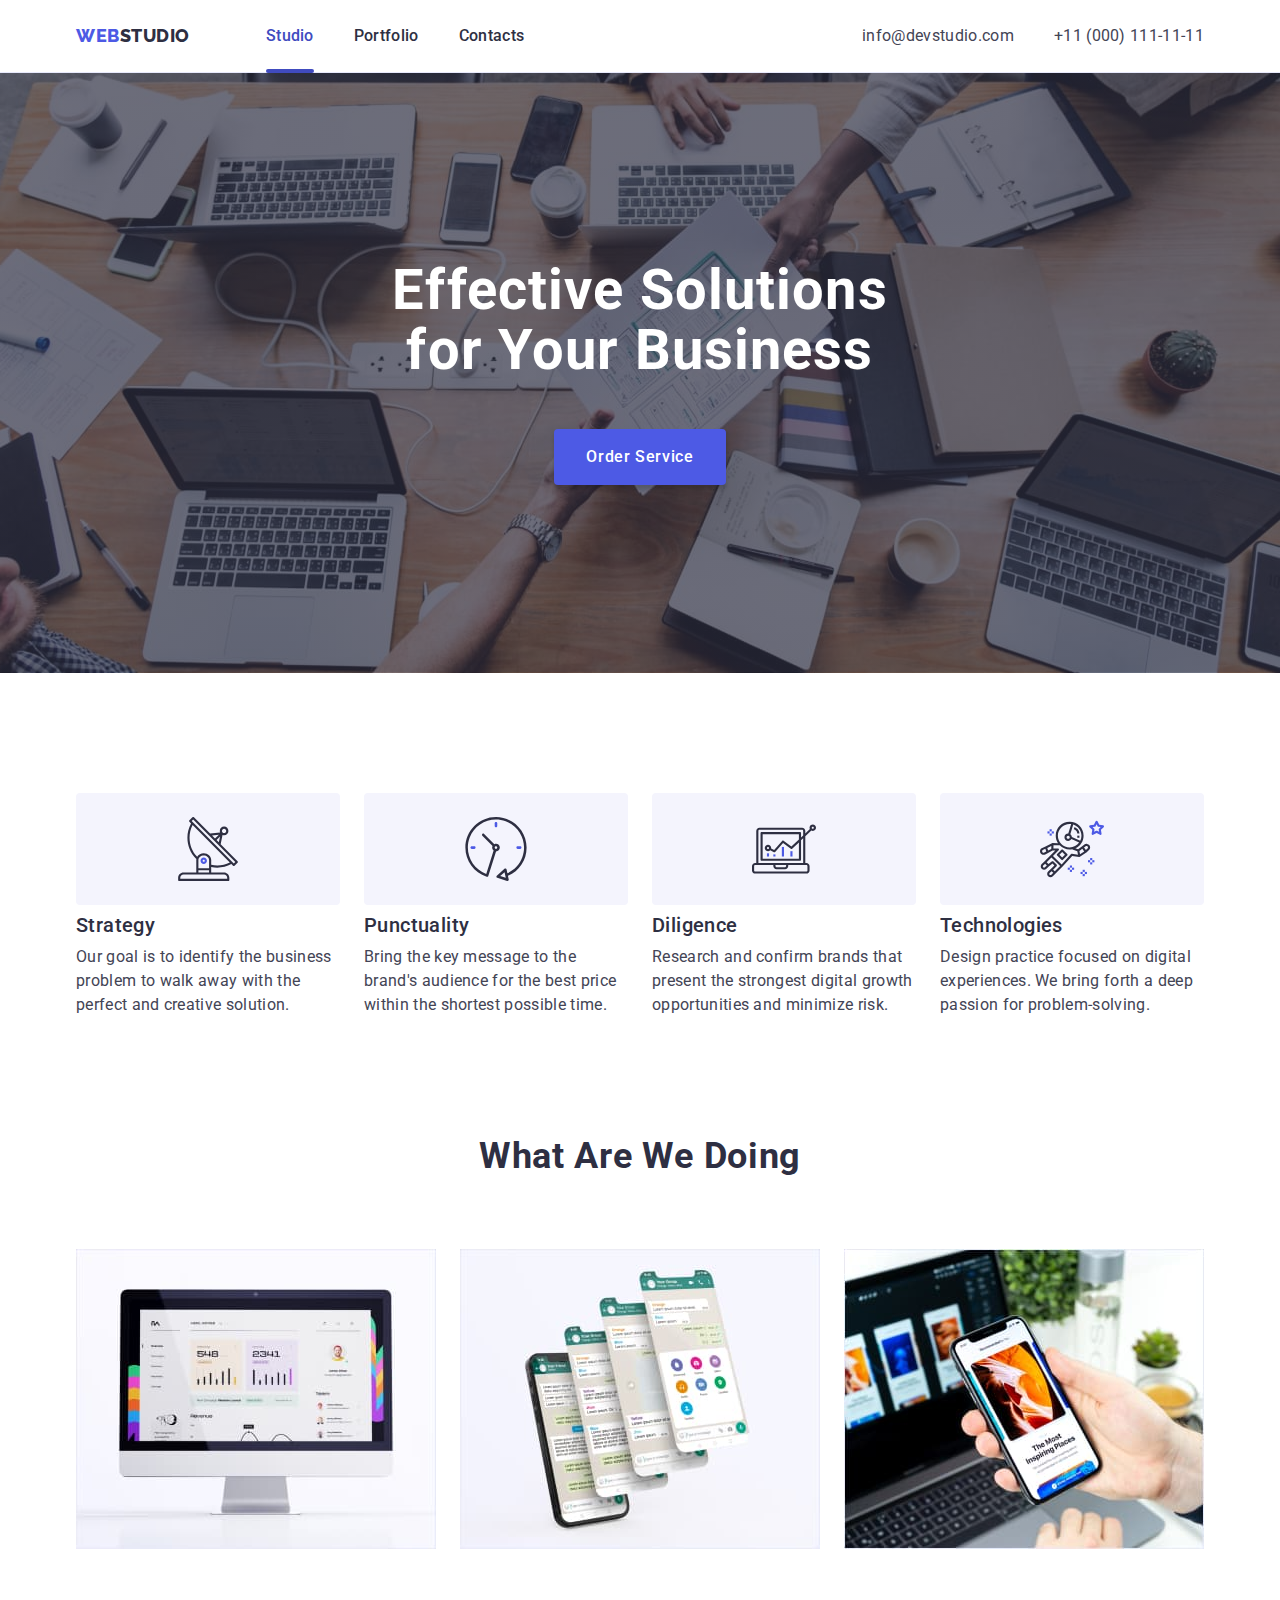
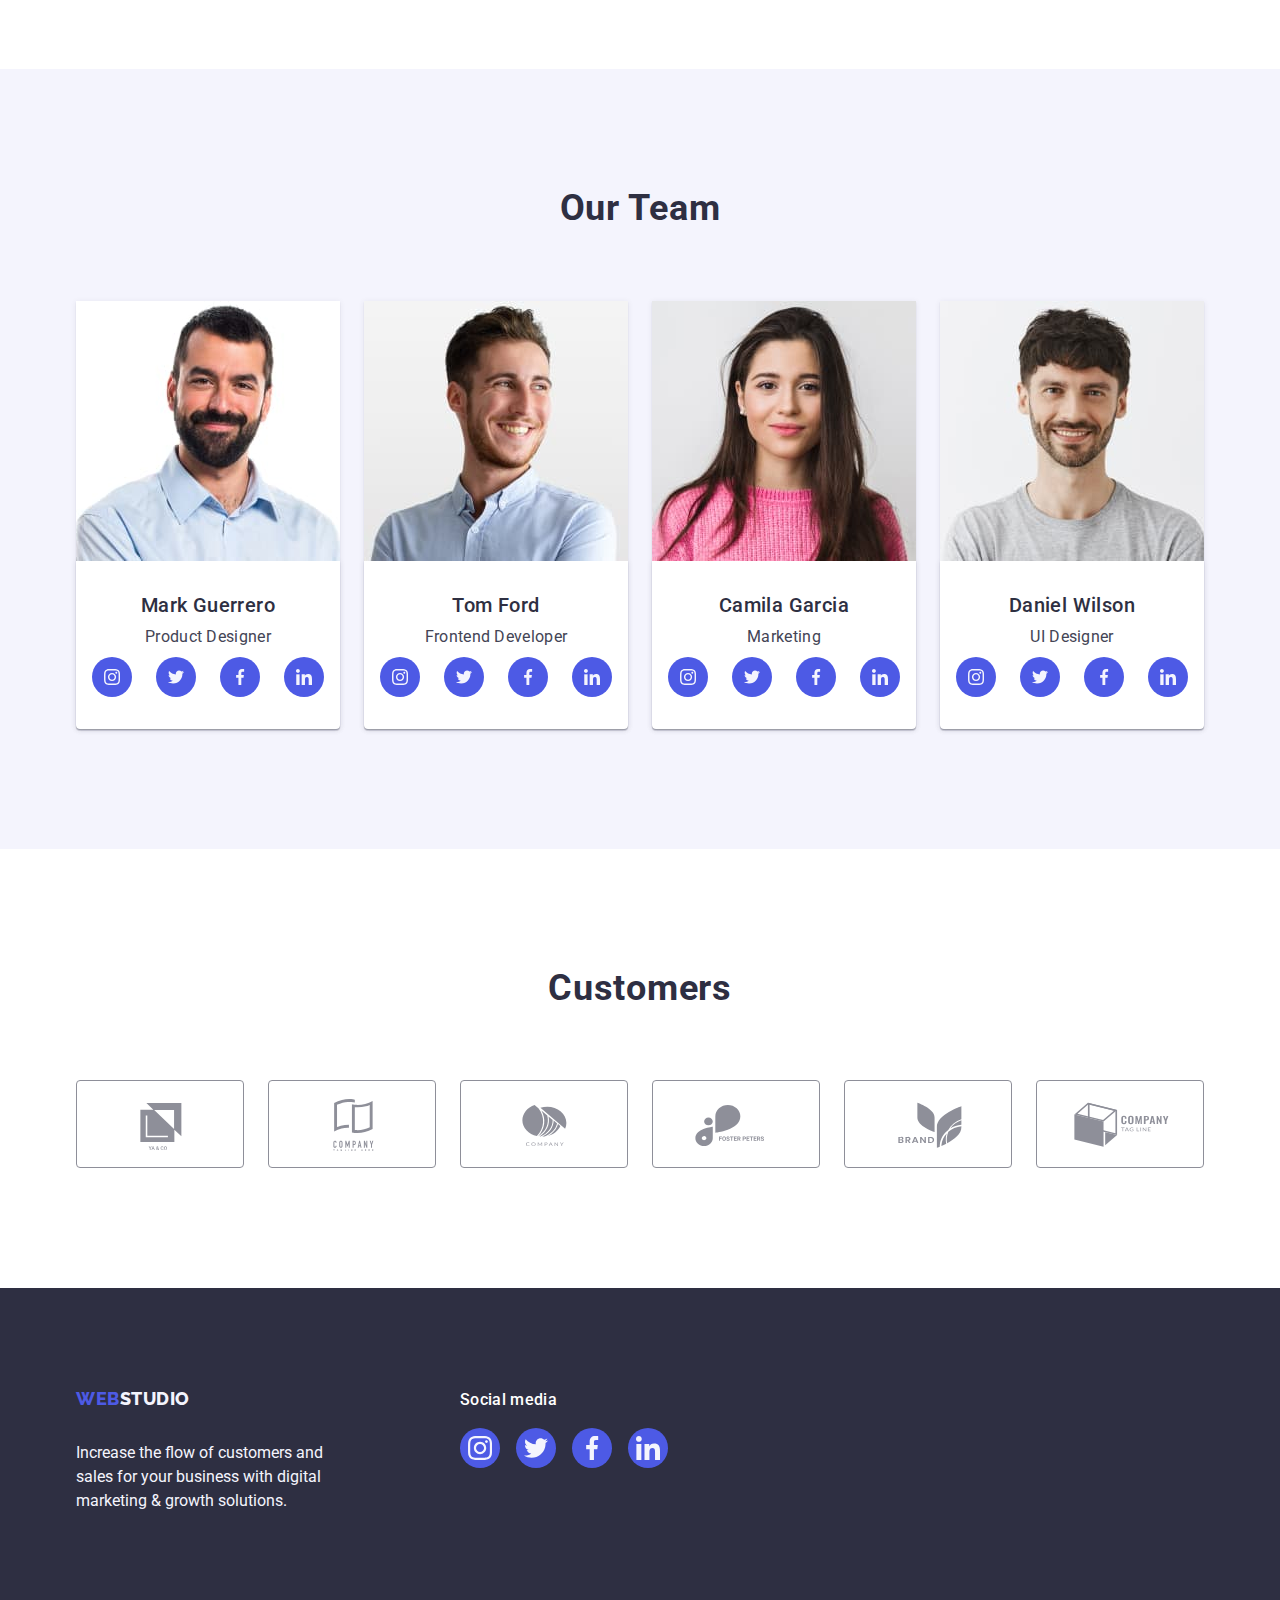
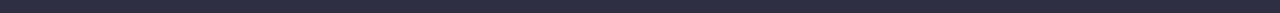
<file: index.html>
<!DOCTYPE html>
<html lang="en">
  <head>
    <meta charset="UTF-8" />
    <meta http-equiv="X-UA-Compatible" content="IE=edge" />
    <meta name="viewport" content="width=device-width, initial-scale=1.0" />
    <title>WebStudio</title>
    <link rel="preconnect" href="https://fonts.googleapis.com" />
    <link rel="preconnect" href="https://fonts.gstatic.com" crossorigin />
    <link
      href="https://fonts.googleapis.com/css2?family=Roboto:wght@400;500;700&display=swap"
      rel="stylesheet"
    />
    <link rel="preconnect" href="https://fonts.googleapis.com" />
    <link rel="preconnect" href="https://fonts.gstatic.com" crossorigin />
    <link
      href="https://fonts.googleapis.com/css2?family=Raleway:wght@100;200;300;400;500;600;700;800;900&family=Roboto:wght@400;500;700&display=swap"
      rel="stylesheet"
    />
    <link
      rel="stylesheet"
      href="https://cdnjs.cloudflare.com/ajax/libs/modern-normalize/1.1.0/modern-normalize.min.css"
    />
    <link rel="stylesheet" href="./css/styles.css" />
  </head>

  <!--Header-->
  <body>
    <header class="pages-header">
      <div class="container site-nav">
        <nav class="site-nav">
          <a href="./index.html" class="logo link"
            >Web<span class="studio">Studio</span></a
          >
          <ul class="list navigation">
            <li class="item">
              <a href="./index.html" class="link-nav current link">Studio</a>
            </li>
            <li class="item">
              <a href="./portfolio.html" class="link-nav link">Portfolio</a>
            </li>
            <li class="item"><a href="" class="link-nav link">Contacts</a></li>
          </ul>
        </nav>
        <address class="adrs">
          <ul class="list">
            <li class="item">
              <a href="mailto:info@devstudio.com" class="link-adrs link"
                >info@devstudio.com</a
              >
            </li>
            <li class="item">
              <a href="tel:+110001111111" class="link-adrs link"
                >+11 (000) 111-11-11</a
              >
            </li>
          </ul>
        </address>
      </div>
    </header>

    <!--Main-->

    <main>
      <!--Hero image-->

      <section class="hero">
        <div class="container">
          <h1 class="hero-title">Effective Solutions for Your Business</h1>
          <button type="button" class="btn" data-modal-open>
            Order Service
          </button>
        </div>
      </section>

      <!--Section 1-->

      <section class="section-adv">
        <div class="container">
          <h2 class="advantages" hidden>No content</h2>
          <ul class="list list-adv">
            <li class="items-adv">
              <div class="icons-adv">
                <svg class="adv-icon" width="64" height="64">
                  <use href="./images/icons.svg#icon-antenna"></use>
                </svg>
              </div>
              <h3 class="header-three">Strategy</h3>
              <p class="text">
                Our goal is to identify the business problem to walk away with
                the perfect and creative solution.
              </p>
            </li>
            <li class="items-adv">
              <div class="icons-adv">
                <svg class="adv-icon" width="64" height="64">
                  <use href="./images/icons.svg#icon-clock"></use>
                </svg>
              </div>
              <h3 class="header-three">Punctuality</h3>
              <p class="text">
                Bring the key message to the brand's audience for the best price
                within the shortest possible time.
              </p>
            </li>
            <li class="items-adv">
              <div class="icons-adv">
                <svg class="adv-icon" width="64" height="64">
                  <use href="./images/icons.svg#icon-diagram"></use>
                </svg>
              </div>
              <h3 class="header-three">Diligence</h3>
              <p class="text">
                Research and confirm brands that present the strongest digital
                growth opportunities and minimize risk.
              </p>
            </li>
            <li class="items-adv">
              <div class="icons-adv">
                <svg class="adv-icon" width="64" height="64">
                  <use href="./images/icons.svg#icon-astronaut"></use>
                </svg>
              </div>
              <h3 class="header-three">Technologies</h3>
              <p class="text">
                Design practice focused on digital experiences. We bring forth a
                deep passion for problem-solving.
              </p>
            </li>
          </ul>
        </div>
      </section>

      <!--Section 2 What Are We Doing-->

      <section class="section-about">
        <div class="container">
          <h2 class="header-two head-about">What are we doing</h2>
          <ul class="list list-about">
            <li class="item-about">
              <img
                src="./images/rectangle71.jpg"
                alt="what are we doing"
                width="360"
                height="300"
              />
            </li>
            <li class="item-about">
              <img
                src="./images/rectangle712.jpg"
                alt="what are we doing"
                width="360"
                height="300"
              />
            </li>
            <li class="item-about">
              <img
                src="./images/rectangle713.jpg"
                alt="what are we doing"
                width="360"
                height="300"
              />
            </li>
          </ul>
        </div>
      </section>

      <!--Section 3 Our team-->

      <section class="section-team">
        <div class="container">
          <h2 class="header-two head-team">Our Team</h2>
          <ul class="list-team">
            <li class="list-point">
              <img src="./images/img1.jpg" alt="man" width="264" height="260" />
              <div class="style-text">
                <h3 class="header-three head-team-mrg">Mark Guerrero</h3>
                <p class="text">Product Designer</p>
                <ul class="social-med">
                  <li class="social-team">
                    <a href="" class="social-bg">
                      <svg class="social-icon" width="16" height="16">
                        <use href="./images/icons.svg#icon-instagram"></use>
                      </svg>
                    </a>
                  </li>
                  <li class="social-team">
                    <a href="" class="social-bg">
                      <svg class="social-icon" width="16" height="16">
                        <use href="./images/icons.svg#icon-twitter"></use>
                      </svg>
                    </a>
                  </li>
                  <li class="social-team">
                    <a href="" class="social-bg">
                      <svg class="social-icon" width="16" height="16">
                        <use href="./images/icons.svg#icon-facebook"></use>
                      </svg>
                    </a>
                  </li>
                  <li class="social-team">
                    <a href="" class="social-bg">
                      <svg class="social-icon" width="16" height="16">
                        <use href="./images/icons.svg#icon-linkedin"></use>
                      </svg>
                    </a>
                  </li>
                </ul>
              </div>
            </li>
            <li class="list-point">
              <img src="./images/img2.jpg" alt="man" width="264" height="260" />
              <div class="style-text">
                <h3 class="header-three head-team-mrg">Tom Ford</h3>
                <p class="text">Frontend Developer</p>
                <ul class="social-med">
                  <li class="social-team">
                    <a href="" class="social-bg">
                      <svg class="social-icon" width="16" height="16">
                        <use href="./images/icons.svg#icon-instagram"></use>
                      </svg>
                    </a>
                  </li>
                  <li class="social-team">
                    <a href="" class="social-bg">
                      <svg class="social-icon" width="16" height="16">
                        <use href="./images/icons.svg#icon-twitter"></use>
                      </svg>
                    </a>
                  </li>
                  <li class="social-team">
                    <a href="" class="social-bg">
                      <svg class="social-icon" width="16" height="16">
                        <use href="./images/icons.svg#icon-facebook"></use>
                      </svg>
                    </a>
                  </li>
                  <li class="social-team">
                    <a href="" class="social-bg">
                      <svg class="social-icon" width="16" height="16">
                        <use href="./images/icons.svg#icon-linkedin"></use>
                      </svg>
                    </a>
                  </li>
                </ul>
              </div>
            </li>
            <li class="list-point">
              <img
                src="./images/img3.jpg"
                alt="woman"
                width="264"
                height="260"
              />
              <div class="style-text">
                <h3 class="header-three head-team-mrg">Camila Garcia</h3>
                <p class="text">Marketing</p>
                <ul class="social-med">
                  <li class="social-team">
                    <a href="" class="social-bg">
                      <svg class="social-icon" width="16" height="16">
                        <use href="./images/icons.svg#icon-instagram"></use>
                      </svg>
                    </a>
                  </li>
                  <li class="social-team">
                    <a href="" class="social-bg">
                      <svg class="social-icon" width="16" height="16">
                        <use href="./images/icons.svg#icon-twitter"></use>
                      </svg>
                    </a>
                  </li>
                  <li class="social-team">
                    <a href="" class="social-bg">
                      <svg class="social-icon" width="16" height="16">
                        <use href="./images/icons.svg#icon-facebook"></use>
                      </svg>
                    </a>
                  </li>
                  <li class="social-team">
                    <a href="" class="social-bg">
                      <svg class="social-icon" width="16" height="16">
                        <use href="./images/icons.svg#icon-linkedin"></use>
                      </svg>
                    </a>
                  </li>
                </ul>
              </div>
            </li>
            <li class="list-point">
              <img src="./images/img4.jpg" alt="man" width="264" height="260" />
              <div class="style-text">
                <h3 class="header-three head-team-mrg">Daniel Wilson</h3>
                <p class="text">UI Designer</p>
                <ul class="social-med">
                  <li class="social-team">
                    <a href="" class="social-bg">
                      <svg class="social-icon" width="16" height="16">
                        <use href="./images/icons.svg#icon-instagram"></use>
                      </svg>
                    </a>
                  </li>
                  <li class="social-team">
                    <a href="" class="social-bg">
                      <svg class="social-icon" width="16" height="16">
                        <use href="./images/icons.svg#icon-twitter"></use>
                      </svg>
                    </a>
                  </li>
                  <li class="social-team">
                    <a href="" class="social-bg">
                      <svg class="social-icon" width="16" height="16">
                        <use href="./images/icons.svg#icon-facebook"></use>
                      </svg>
                    </a>
                  </li>
                  <li class="social-team">
                    <a href="" class="social-bg">
                      <svg class="social-icon" width="16" height="16">
                        <use href="./images/icons.svg#icon-linkedin"></use>
                      </svg>
                    </a>
                  </li>
                </ul>
              </div>
            </li>
          </ul>
        </div>
      </section>

      <!--Section customers-->

      <section class="section-customers">
        <div class="container">
          <h2 class="header-two head-cust">Customers</h2>
          <ul class="list list-cust">
            <li class="custom-items">
              <a href="" class="cust-item">
                <svg class="icon-cust" width="104" height="56">
                  <use href="./images/icons.svg#icon-Logo"></use>
                </svg>
              </a>
            </li>
            <li class="custom-items">
              <a href="" class="cust-item">
                <svg class="icon-cust" width="104" height="56">
                  <use href="./images/icons.svg#icon-Logo2"></use>
                </svg>
              </a>
            </li>
            <li class="custom-items">
              <a href="" class="cust-item">
                <svg class="icon-cust" width="104" height="56">
                  <use href="./images/icons.svg#icon-Logo3"></use>
                </svg>
              </a>
            </li>
            <li class="custom-items">
              <a href="" class="cust-item">
                <svg class="icon-cust" width="104" height="56">
                  <use href="./images/icons.svg#icon-Logo4"></use>
                </svg>
              </a>
            </li>
            <li class="custom-items">
              <a href="" class="cust-item">
                <svg class="icon-cust" width="104" height="56">
                  <use href="./images/icons.svg#icon-Logo5"></use>
                </svg>
              </a>
            </li>
            <li class="custom-items">
              <a href="" class="cust-item">
                <svg class="icon-cust" width="104" height="56">
                  <use href="./images/icons.svg#icon-Logo6"></use>
                </svg>
              </a>
            </li>
          </ul>
        </div>
      </section>
    </main>

    <!--Footer-->

    <footer class="foot">
      <div class="container foot-social">
        <div class="cont-foot">
          <a href="./index.html" class="logo logo-foot link"
            >Web<span class="studio-footer">Studio</span></a
          >
          <p class="text-footer">
            Increase the flow of customers and sales for your business with
            digital marketing & growth solutions.
          </p>
        </div>
        <div>
          <p class="foot-social-title">Social media</p>
          <ul class="social-med-foot">
            <li class="icons-items-foot">
              <a href="" class="social-bg-foot">
                <svg class="social-icon" width="24" height="24">
                  <use href="./images/icons.svg#icon-instagram"></use>
                </svg>
              </a>
            </li>
            <li class="icons-items-foot">
              <a href="" class="social-bg-foot">
                <svg class="social-icon" width="24" height="24">
                  <use href="./images/icons.svg#icon-twitter"></use>
                </svg>
              </a>
            </li>
            <li class="icons-items-foot">
              <a href="" class="social-bg-foot">
                <svg class="social-icon" width="24" height="24">
                  <use href="./images/icons.svg#icon-facebook"></use>
                </svg>
              </a>
            </li>
            <li class="icons-items-foot">
              <a href="" class="social-bg-foot">
                <svg class="social-icon" width="24" height="24">
                  <use href="./images/icons.svg#icon-linkedin"></use>
                </svg>
              </a>
            </li>
          </ul>
        </div>
      </div>
    </footer>

    <!--Modal-->

    <div class="backdrop is-hidden" data-modal>
      <div class="modal">
        <button class="btn-cls" data-modal-close>
          <svg class="modal-svg-cls" width="8" height="8">
            <use href="./images/icons.svg#icon-close"></use>
          </svg>
        </button>
      </div>
    </div>
    <script src="./js/modal.js"></script>
  </body>
</html>
</file>
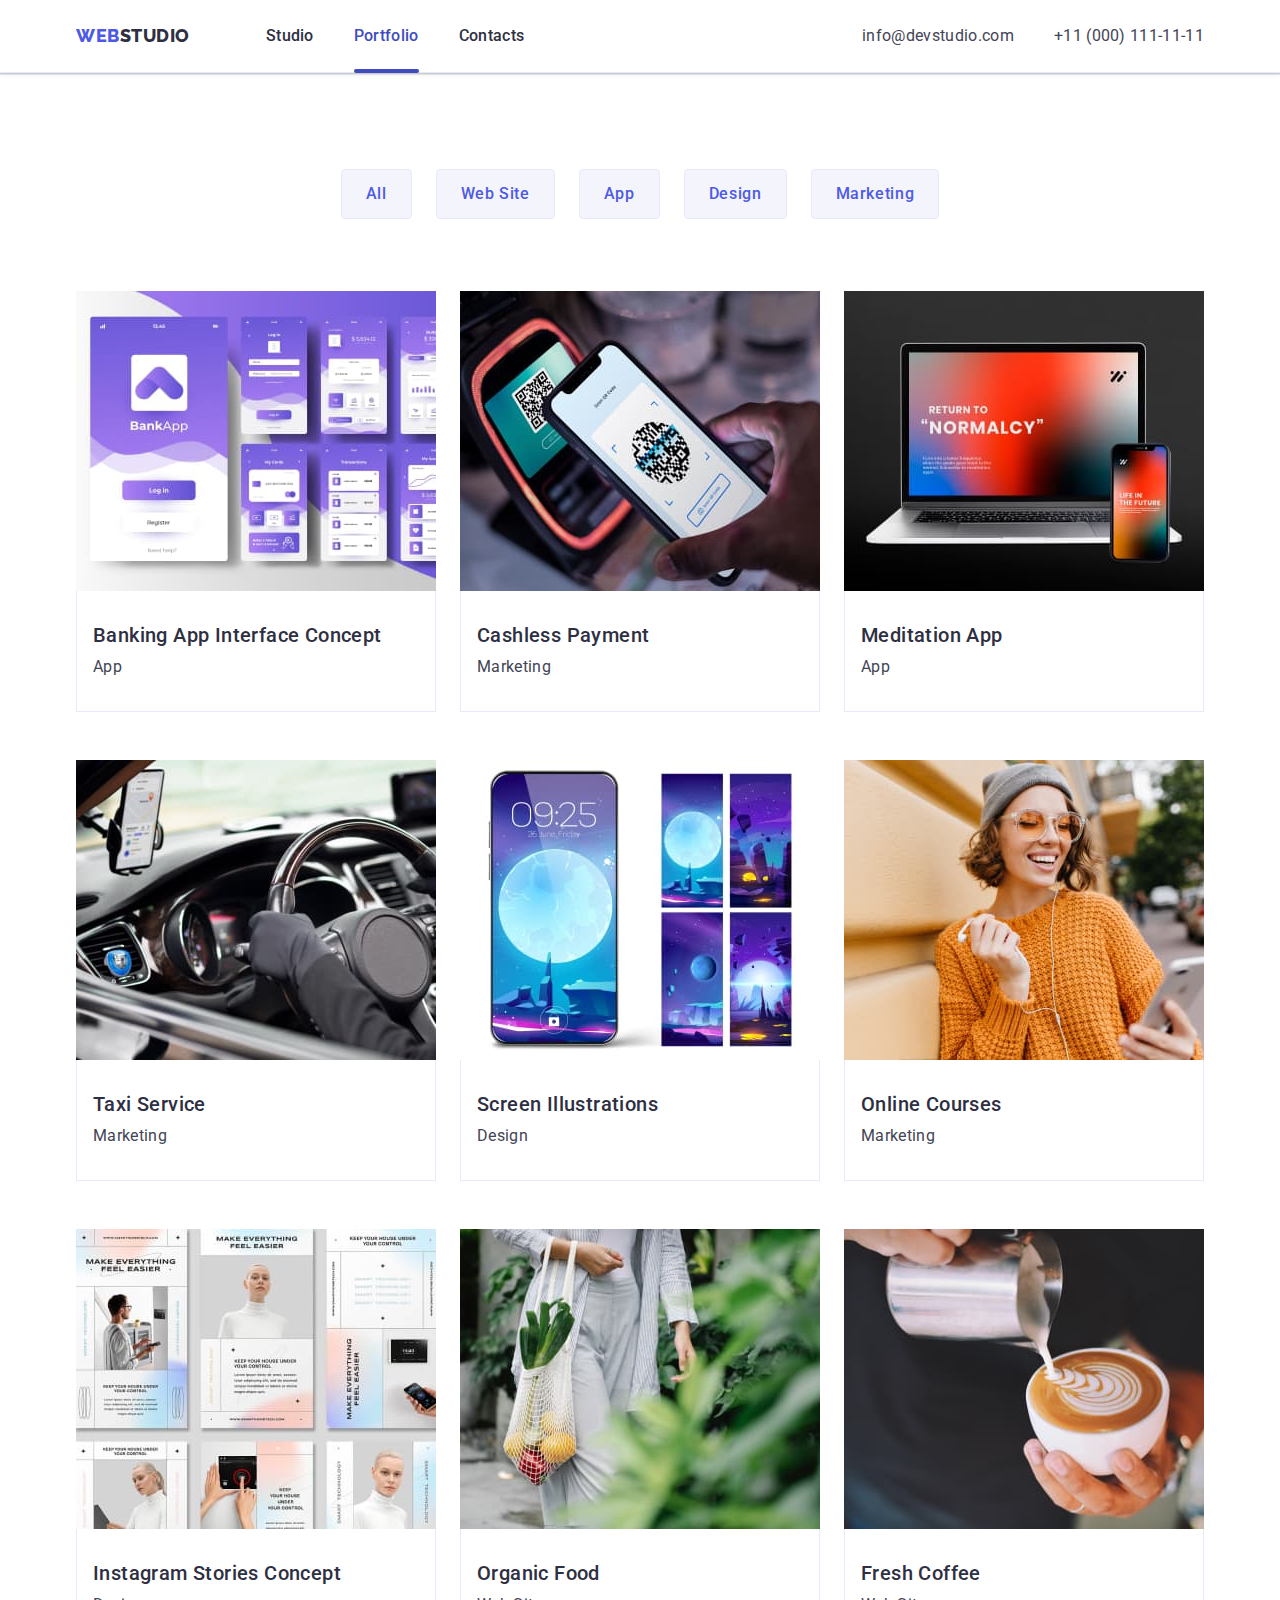
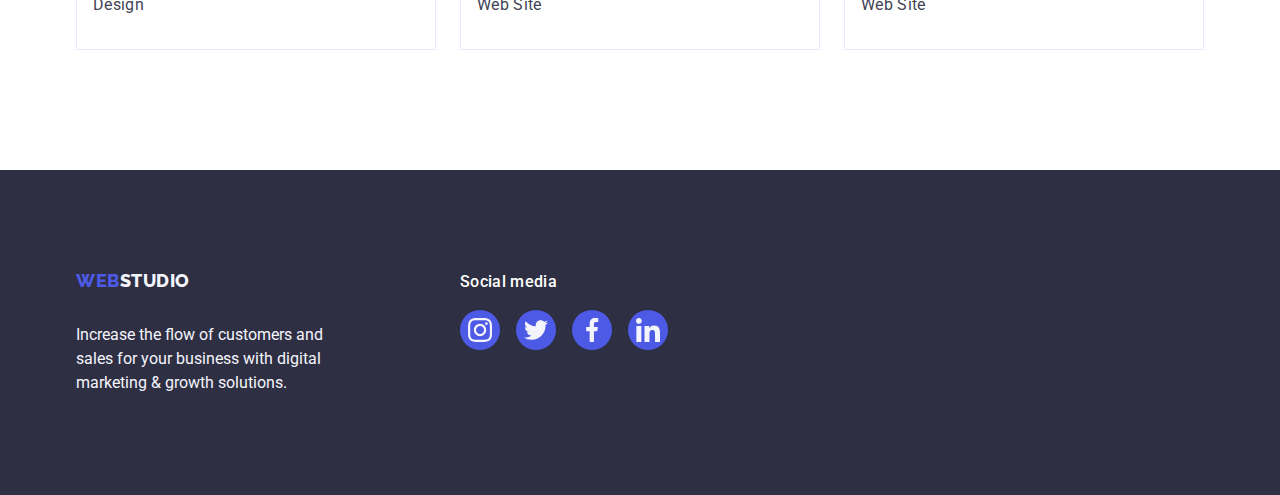
<file: portfolio.html>
<!DOCTYPE html>
<html lang="en">
  <head>
    <meta charset="UTF-8" />
    <meta http-equiv="X-UA-Compatible" content="IE=edge" />
    <meta name="viewport" content="width=device-width, initial-scale=1.0" />
    <title>portfolio</title>
    <link rel="preconnect" href="https://fonts.googleapis.com" />
    <link rel="preconnect" href="https://fonts.gstatic.com" crossorigin />
    <link
      href="https://fonts.googleapis.com/css2?family=Roboto:wght@400;500;700&display=swap"
      rel="stylesheet"
    />
    <link rel="preconnect" href="https://fonts.googleapis.com" />
    <link rel="preconnect" href="https://fonts.gstatic.com" crossorigin />
    <link
      href="https://fonts.googleapis.com/css2?family=Raleway:wght@100;200;300;400;500;600;700;800;900&family=Roboto:wght@400;500;700&display=swap"
      rel="stylesheet"
    />
    <link
      rel="stylesheet"
      href="https://cdnjs.cloudflare.com/ajax/libs/modern-normalize/1.1.0/modern-normalize.min.css"
    />
    <link rel="stylesheet" href="./css/styles.css" />
  </head>

  <!--Header-->

  <body>
    <header class="pages-header">
      <div class="container site-nav">
        <nav class="site-nav">
          <a href="./index.html" class="logo link"
            >Web<span class="studio">Studio</span></a
          >
          <ul class="list navigation">
            <li class="item">
              <a href="./index.html" class="link-nav link">Studio</a>
            </li>
            <li class="item">
              <a href="./portfolio.html" class="link-nav current link"
                >Portfolio</a
              >
            </li>
            <li class="item"><a href="" class="link-nav link">Contacts</a></li>
          </ul>
        </nav>
        <address class="adrs">
          <ul class="list">
            <li class="item">
              <a href="mailto:info@devstudio.com" class="link-adrs link"
                >info@devstudio.com</a
              >
            </li>
            <li class="item">
              <a href="tel:+110001111111" class="link-adrs link"
                >+11 (000) 111-11-11</a
              >
            </li>
          </ul>
        </address>
      </div>
    </header>

    <!--Main-->

    <main>
      <section class="section-port">
        <div class="container">
          <h1 hidden>hidden</h1>
          <ul class="list list-prtf">
            <li><button class="btn-portfolio" type="button">All</button></li>
            <li>
              <button class="btn-portfolio" type="button">Web Site</button>
            </li>
            <li><button class="btn-portfolio" type="button">App</button></li>
            <li><button class="btn-portfolio" type="button">Design</button></li>
            <li>
              <button class="btn-portfolio" type="button">Marketing</button>
            </li>
          </ul>
          <ul class="list list-prtf-li">
            <li class="item-prtf">
              <a href="" class="link shadow">
                <div class="img-hover">
                  <img
                    src="./images/bankingappinterfaceconcept.jpg"
                    alt="banking app interface concept"
                    width="360"
                    height="300"
                  />
                  <div class="text-img">
                    <p>
                      14 Stylish and User-Friendly App Design Concepts · Task
                      Manager App · Calorie Tracker App · Exotic Fruit Ecommerce
                      App · Cloud Storage App
                    </p>
                  </div>
                </div>

                <div class="text-prtf">
                  <h2 class="header-portf head-style">
                    Banking App Interface Concept
                  </h2>
                  <p class="text">App</p>
                </div>
              </a>
            </li>
            <li class="item-prtf">
              <a href="" class="link shadow">
                <div class="img-hover">
                  <img
                    src="./images/cashlesspayment.jpg"
                    alt="cashless payment"
                    width="360"
                    height="300"
                  />
                  <div class="text-img">
                    <p>
                      14 Stylish and User-Friendly App Design Concepts · Task
                      Manager App · Calorie Tracker App · Exotic Fruit Ecommerce
                      App · Cloud Storage App
                    </p>
                  </div>
                </div>

                <div class="text-prtf">
                  <h2 class="header-portf head-style">Cashless Payment</h2>
                  <p class="text">Marketing</p>
                </div>
              </a>
            </li>
            <li class="item-prtf">
              <a href="" class="link shadow">
                <div class="img-hover">
                  <img
                    src="./images/meditationapp.jpg"
                    alt="meditaion app"
                    width="360"
                    height="300"
                  />
                  <div class="text-img">
                    <p>
                      14 Stylish and User-Friendly App Design Concepts · Task
                      Manager App · Calorie Tracker App · Exotic Fruit Ecommerce
                      App · Cloud Storage App
                    </p>
                  </div>
                </div>

                <div class="text-prtf">
                  <h2 class="header-portf head-style">Meditation App</h2>
                  <p class="text">App</p>
                </div>
              </a>
            </li>
            <li class="item-prtf">
              <a href="" class="link shadow">
                <div class="img-hover">
                  <img
                    src="./images/taxiservice.jpg"
                    alt="taxi service"
                    width="360"
                    height="300"
                  />
                  <div class="text-img">
                    <p>
                      14 Stylish and User-Friendly App Design Concepts · Task
                      Manager App · Calorie Tracker App · Exotic Fruit Ecommerce
                      App · Cloud Storage App
                    </p>
                  </div>
                </div>

                <div class="text-prtf">
                  <h2 class="header-portf head-style">Taxi Service</h2>
                  <p class="text">Marketing</p>
                </div>
              </a>
            </li>
            <li class="item-prtf">
              <a href="" class="link shadow">
                <div class="img-hover">
                  <img
                    src="./images/screenillustrations.jpg"
                    alt="screen illustrations"
                    width="360"
                    height="300"
                  />
                  <div class="text-img">
                    <p>
                      14 Stylish and User-Friendly App Design Concepts · Task
                      Manager App · Calorie Tracker App · Exotic Fruit Ecommerce
                      App · Cloud Storage App
                    </p>
                  </div>
                </div>

                <div class="text-prtf">
                  <h2 class="header-portf head-style">Screen Illustrations</h2>
                  <p class="text">Design</p>
                </div>
              </a>
            </li>
            <li class="item-prtf">
              <a href="" class="link shadow">
                <div class="img-hover">
                  <img
                    src="./images/onlinecourses.jpg"
                    alt="online courses"
                    width="360"
                    height="300"
                  />
                  <div class="text-img">
                    <p>
                      14 Stylish and User-Friendly App Design Concepts · Task
                      Manager App · Calorie Tracker App · Exotic Fruit Ecommerce
                      App · Cloud Storage App
                    </p>
                  </div>
                </div>

                <div class="text-prtf">
                  <h2 class="header-portf head-style">Online Courses</h2>
                  <p class="text">Marketing</p>
                </div>
              </a>
            </li>
            <li class="item-prtf">
              <a href="" class="link shadow">
                <div class="img-hover">
                  <img
                    src="./images/instagramstoriesconcept.jpg"
                    alt="instagram stories concept"
                    width="360"
                    height="300"
                  />
                  <div class="text-img">
                    <p>
                      14 Stylish and User-Friendly App Design Concepts · Task
                      Manager App · Calorie Tracker App · Exotic Fruit Ecommerce
                      App · Cloud Storage App
                    </p>
                  </div>
                </div>

                <div class="text-prtf">
                  <h2 class="header-portf head-style">
                    Instagram Stories Concept
                  </h2>
                  <p class="text">Design</p>
                </div>
              </a>
            </li>
            <li class="item-prtf">
              <a href="" class="link shadow">
                <div class="img-hover">
                  <img
                    src="./images/organicfood.jpg"
                    alt="organic food"
                    width="360"
                    height="300"
                  />
                  <div class="text-img">
                    <p>
                      14 Stylish and User-Friendly App Design Concepts · Task
                      Manager App · Calorie Tracker App · Exotic Fruit Ecommerce
                      App · Cloud Storage App
                    </p>
                  </div>
                </div>

                <div class="text-prtf">
                  <h2 class="header-portf head-style">Organic Food</h2>
                  <p class="text">Web Site</p>
                </div>
              </a>
            </li>
            <li class="item-prtf">
              <a href="" class="link shadow">
                <div class="img-hover">
                  <img
                    src="./images/freshcoffee.jpg"
                    alt="fresh coffee"
                    width="360"
                    height="300"
                  />
                  <div class="text-img">
                    <p>
                      14 Stylish and User-Friendly App Design Concepts · Task
                      Manager App · Calorie Tracker App · Exotic Fruit Ecommerce
                      App · Cloud Storage App
                    </p>
                  </div>
                </div>

                <div class="text-prtf">
                  <h2 class="header-portf head-style">Fresh Coffee</h2>
                  <p class="text">Web Site</p>
                </div>
              </a>
            </li>
          </ul>
        </div>
      </section>
    </main>

    <!--Footer-->

    <footer class="foot">
      <div class="container foot-social">
        <div class="cont-foot">
          <a href="./index.html" class="logo logo-foot link"
            >Web<span class="studio-footer">Studio</span></a
          >
          <p class="text-footer">
            Increase the flow of customers and sales for your business with
            digital marketing & growth solutions.
          </p>
        </div>
        <div>
          <p class="foot-social-title">Social media</p>
          <ul class="social-med-foot">
            <li class="icons-items-foot">
              <a href="" class="social-bg-foot">
                <svg class="social-icon" width="24" height="24">
                  <use href="./images/icons.svg#icon-instagram"></use>
                </svg>
              </a>
            </li>
            <li class="icons-items-foot">
              <a href="" class="social-bg-foot">
                <svg class="social-icon" width="24" height="24">
                  <use href="./images/icons.svg#icon-twitter"></use>
                </svg>
              </a>
            </li>
            <li class="icons-items-foot">
              <a href="" class="social-bg-foot">
                <svg class="social-icon" width="24" height="24">
                  <use href="./images/icons.svg#icon-facebook"></use>
                </svg>
              </a>
            </li>
            <li class="icons-items-foot">
              <a href="" class="social-bg-foot">
                <svg class="social-icon" width="24" height="24">
                  <use href="./images/icons.svg#icon-linkedin"></use>
                </svg>
              </a>
            </li>
          </ul>
        </div>
      </div>
    </footer>
  </body>
</html>
</file>
<file: css/styles.css>
:root {
    --iris: #4d5ae5;
    --ocean: #404bbf;
    --navy-blue: #2e2f42;
    --green: #31d0aa;
    --slate: #434455;
    --light-slate: #8e8f99;
    --cornflower: #e7e9fc;
    --cloud: #f4f4fd;
    --white: #ffffff;
    --dairy: #fcfcfc;
    --animation: transition: background-color 250ms linear, cubic-bezier(0.4, 0, 0.2, 1);
}

body {
    font-family: "Roboto", sans-serif;
    font-weight: 400;
    line-height: 1.5;
    color: var(--slate);
    background-color: var(--white);
}

h1,
h2,
h3,
h4,
h5,
h6,
p {
    margin: 0;
    padding: 0;
}

img {
    display: block;
    margin: 0;
}

.container {
    margin: 0 auto;
    width: 1158px;
    padding: 0 15px;
}

/* Logo */

.logo {
    margin-right: 76px;
    font-family: "Raleway", sans-serif;
    font-size: 18px;
    letter-spacing: 0.03em;
    font-weight: 800;
    line-height: 1.17;
    text-transform: uppercase;
    color: var(--iris);
}

.logo .studio {
    color: var(--navy-blue);
}

/* Uls */
.list {
    padding: 0;
    margin: 0;
    list-style: none;
}

/* Nav links */
.pages-header {
    display: flex;
    border-bottom: 1px solid var(--cornflower);
    box-shadow: 0px 2px 1px rgba(46, 47, 66, 0.08),
        0px 1px 1px rgba(46, 47, 66, 0.16), 0px 1px 6px rgba(46, 47, 66, 0.08);
}

.site-nav {
    display: flex;
    align-items: center;
}

.link-nav {
    position: relative;
    display: block;
    padding-top: 24px;
    padding-bottom: 24px;
    font-weight: 500;
    line-height: 1.5;
    letter-spacing: 0.02em;
    color: var(--navy-blue);
}

.site-nav .link-nav:hover,
.site-nav .link-nav:focus {
    color: var(--ocean);
}

.link-nav::after {
    content: "";
    position: absolute;
    bottom: -1px;
    left: 0;
    display: block;
    width: 100%;
    height: 4px;
    border-radius: 2px;
    transition: background-color 250ms cubic-bezier(0.4, 0, 0.2, 1);
}

.link-nav.current {
    color: var(--ocean);
}

.link-nav.current::after,
.link-nav:hover::after,
.link-nav:focus::after {
    background-color: var(--ocean);
}

.navigation {
    display: flex;
    gap: 40px;
}

.navigation .item:last-child {
    margin-right: 0;
}

/* Adress*/
.adrs {
    font-style: normal;
    margin-left: auto;
}

.adrs .list {
    display: flex;
    gap: 40px;
}

.adrs .link-adrs {
    font-weight: 400;
    line-height: 1.5;
    letter-spacing: 0.02em;
    color: var(--slate);
    transition: color 250ms cubic-bezier(0.4, 0, 0.2, 1);
}

.adrs .item:last-child {
    margin-right: 0;
}

.adrs .link-adrs:hover,
.adrs .link-adrs:focus {
    color: var(--ocean);
}

/* Main */

.hero {
    max-width: 1440px;
    margin-left: auto;
    margin-right: auto;
    padding-top: 188px;
    padding-bottom: 188px;
    background-color: var(--navy-blue);
    text-align: center;
    background-image: linear-gradient(rgba(46, 47, 66, 0.7),
            rgba(46, 47, 66, 0.7)),
        url("../images/people-office.jpg");
    background-repeat: no-repeat;
    background-size: cover;
    background-position: center;
}

.hero-title {
    margin-top: 0;
    margin-left: auto;
    margin-right: auto;
    margin-bottom: 48px;
    font-weight: 700;
    line-height: 1.07;
    font-size: 56px;
    text-align: center;
    max-width: 496px;
    letter-spacing: 0.02em;
    color: var(--white);
}

.btn {
    position: relative;
    display: block;
    margin: 0 auto;
    padding: 16px 32px;
    min-width: 169px;
    font-family: "Roboto", sans-serif;
    font-size: 16px;
    letter-spacing: 0.04em;
    font-weight: 500;
    line-height: 1.5;
    color: var(--white);
    background-color: var(--iris);
    cursor: pointer;
    border: 0;
    border-radius: 4px;
    box-shadow: 0px 4px 4px rgba(0, 0, 0, 0.15);
    text-align: center;
    transition: background-color 250ms cubic-bezier(0.4, 0, 0.2, 1);
}

.btn:hover,
.btn:focus {
    background-color: var(--ocean);
}

/* Main advantages */

.icons-adv {
    margin-bottom: 8px;
    width: 264px;
    height: 112px;
    display: flex;
    align-items: center;
    justify-content: center;
    background-color: var(--cloud);
    border-radius: 4px;
}

.adv-icon {
    width: 64px;
    height: 64px;
}

.section-adv {
    margin: 0;
    padding-top: 120px;
    padding-bottom: 120px;
}

.items-adv {
    width: calc((100% -72px) / 4);
}

.list-adv {
    display: flex;
    gap: 24px;
}

.advantages {
    color: var(--navy-blue);
}

.header-two {
    font-weight: 700;
    line-height: 1.11;
    text-align: center;
    text-transform: capitalize;
    letter-spacing: 0.02em;
    font-size: 36px;
    color: var(--navy-blue);
}

/* What Are We Doing */

.section-about {
    margin: 0;
    padding-bottom: 120px;
}

.head-about {
    margin-bottom: 72px;
}

.header-three {
    margin-bottom: 8px;
    font-weight: 500;
    line-height: 1.2;
    letter-spacing: 0.02em;
    font-size: 20px;
    color: var(--navy-blue);
}

.list-about {
    display: flex;
    gap: 24px;
}

.item-about {
    width: calc((100%-48) / 2);
}


/* Main team */

.list-team {
    display: flex;
    margin: 0;
    gap: 24px;
    padding-left: 0;
    list-style: none;
}

.style-text {
    text-align: center;
    padding: 32px 0;
    box-shadow: 0px 1px 6px rgba(46, 47, 66, 0.08),
        0px 1px 1px rgba(46, 47, 66, 0.16), 0px 2px 1px rgba(46, 47, 66, 0.08);
    border-radius: 0px 0px 4px 4px;
    border: 0;
}

.head-team {
    margin: 0;
    margin-bottom: 72px;
}

.section-team {
    padding-top: 120px;
    padding-bottom: 120px;
    margin-bottom: 0;
    background-color: var(--cloud);
}

.list-point {
    background-color: var(--white);
    box-shadow: 0px 1px 6px rgba(46, 47, 66, 0.08),
        0px 1px 1px rgba(46, 47, 66, 0.16), 0px 2px 1px rgba(46, 47, 66, 0.08);
    border-radius: 0px 0px 4px 4px;
}

.head-team-mrg {
    margin-bottom: 8px;
}

.social-med {
    display: flex;
    justify-content: center;
    margin: 0;
    padding: 0;
    padding-top: 8px;
    gap: 24px;
    list-style: none;
}

.social-bg {
    display: flex;
    align-items: center;
    justify-content: center;
    width: 40px;
    height: 40px;
    background-color: var(--iris);
    border-radius: 50%;
    transition: background-color 250ms cubic-bezier(0.4, 0, 0.2, 1);
}

.social-bg:hover,
.social-bg:focus {
    background-color: var(--ocean);
}

.social-icon {
    fill: var(--cloud);
}

/* Section-customers */

.section-customers {
    margin: 0;
    padding: 0;
    padding-top: 120px;
    padding-bottom: 120px;
}

.head-cust {
    line-height: 1.1;
    margin-bottom: 72px;
}

.list-cust {
    display: flex;
    gap: 24px;
}

.cust-item {
    display: flex;
    align-items: center;
    justify-content: center;
    width: 168px;
    height: 88px;
    border: 1px solid var(--light-slate);
    border-radius: 4px;
    color: var(--light-slate);
    transition: border 250ms cubic-bezier(0.4, 0, 0.2, 1),
        color 250ms cubic-bezier(0.4, 0, 0.2, 1);
}

.cust-item:hover,
.cust-item:focus {
    border-color: var(--ocean);
    color: var(--ocean);
}

.icon-cust {
    fill: currentColor;
}

/* Footer */

.foot {
    padding-top: 100px;
    padding-bottom: 100px;
    background-color: var(--navy-blue);
}

.studio-footer {
    color: var(--cloud);
}

.text-footer {
    width: 264px;
    margin-top: 16px;
    color: var(--cloud);
}

.logo-foot {
    display: inline-block;
    margin-bottom: 16px;
}

.link {
    text-decoration: none;
}

.text {
    font-weight: 400;
    line-height: 1.5;
    font-size: 16px;
    letter-spacing: 0.02em;
    color: var(--slate);
}

.foot-social {
    display: flex;
    align-items: baseline;
    gap: 120px;
}

.foot-social-title {
    font-weight: 500;
    font-size: 16px;
    line-height: 1.5;
    letter-spacing: 0.02em;
    color: var(--white);
    margin-bottom: 16px;
}

.social-med-foot {
    display: flex;
    justify-content: center;
    margin: 0;
    padding: 0;
    gap: 16px;
    list-style: none;
}

.social-bg-foot {
    display: flex;
    align-items: center;
    justify-content: center;
    margin: 0;
    padding: 0;
    width: 40px;
    height: 40px;
    background-color: var(--iris);
    border-radius: 50%;
    transition: background-color 250ms cubic-bezier(0.4, 0, 0.2, 1);
}

.social-bg-foot:hover,
.social-bg-foot:focus {
    background-color: var(--green);
}



/*  Portfolio  */

.section-port {
    margin: 0;
    padding-top: 96px;
    padding-bottom: 120px;
}

.list-prtf {
    margin: 0;
    display: flex;
    gap: 24px;
    justify-content: center;
    margin-bottom: 72px;
}

.item-prtf {
    width: calc((100% - 48px) / 3);
}

.btn-portfolio {
    margin: 0;
    padding: 12px 24px;
    font-family: "Roboto", sans-serif;
    font-size: 16px;
    letter-spacing: 0.04em;
    font-weight: 500;
    line-height: 1.5;
    cursor: pointer;
    color: var(--iris);
    background-color: var(--cloud);
    border: 1px solid var(--cornflower);
    border-radius: 4px;
    box-shadow: none;
    transition: background-color 250ms cubic-bezier(0.4, 0, 0.2, 1),
        border 250ms cubic-bezier(0.4, 0, 0.2, 1),
        color 250ms cubic-bezier(0.4, 0, 0.2, 1),
        box-shadow 250ms cubic-bezier(0.4, 0, 0.2, 1);
}

.btn-portfolio:hover,
.btn-portfolio:focus {
    box-shadow: 0px 3px 1px rgba(0, 0, 0, 0.1), 0px 2px 1px rgba(0, 0, 0, 0.08),
        0px 2px 2px rgba(0, 0, 0, 0.12);
    border: 1px solid transparent;
    color: var(--white);
    background-color: var(--ocean);
}

.header-portf {
    margin: 0;
    font-weight: 500;
    font-size: 20px;
    line-height: 1.2;
    letter-spacing: 0.02em;
    color: var(--navy-blue);
}

.list-prtf-li {
    margin: 0;
    display: flex;
    flex-wrap: wrap;
    column-gap: 24px;
    row-gap: 48px;
}

.img-hover {
    position: relative;
    overflow: hidden;
}

.text-img {
    position: absolute;
    top: 0;
    left: 0;
    transform: translateY(100%);
    transition: transform 250ms cubic-bezier(0.4, 0, 0.2, 1);

    width: 360px;
    height: 300px;
    padding-top: 40px;
    padding-right: 32px;
    padding-bottom: 164px;
    padding-left: 32px;
    background-color: var(--iris);
    color: var(--white);

    font-family: 'Roboto';
    font-style: normal;
    font-weight: 400;
    font-size: 16px;
    line-height: 1.5;
    letter-spacing: 0.02em;
}

.text-prtf {
    padding: 32px 16px;
    border: 1px solid #e7e9fc;
    border-top: 0;
}

.head-style {
    margin-bottom: 8px;
}

.shadow {
    display: block;
    box-shadow: none;
    transition: box-shadow 250ms cubic-bezier(0.4, 0, 0.2, 1);
}

.shadow:hover .text-img,
.shadow:focus .text-img,
.shadow:active .text-img {
    display: block;
    transform: translateY(0);
}

.shadow:hover,
.shadow:focus,
.shadow:active {
    box-shadow: 0px 1px 6px rgba(46, 47, 66, 0.08),
        0px 1px 1px rgba(46, 47, 66, 0.16), 0px 2px 1px rgba(46, 47, 66, 0.08);
}

/* Modal */

.backdrop {
    opacity: 1;
    visibility: visible;
    position: fixed;
    top: 0;
    left: 0;
    width: 100%;
    height: 100%;
    background: rgba(46, 47, 66, 0.4);
    transition: opacity 250ms cubic-bezier(0.4, 0, 0.2, 1),
        visibility 250ms cubic-bezier(0.4, 0, 0.2, 1);
}

.modal {
    position: relative;
    width: 408px;
    height: 576px;
    position: absolute;
    transform: translate(-50%, -50%);
    top: 50%;
    left: 50%;
    padding: 24px;
    background-color: var(--dairy);
    border-radius: 4px;
    box-shadow: 0px 1px 1px rgba(0, 0, 0, 0.14), 0px 1px 3px rgba(0, 0, 0, 0.12), 0px 2px 1px rgba(0, 0, 0, 0.2);


}

.backdrop.is-hidden {
    opacity: 0;
    pointer-events: none;
    visibility: hidden;
}

.btn-cls {
    position: absolute;
    top: 24px;
    right: 24px;
    display: flex;
    width: 24px;
    height: 24px;
    align-items: center;
    justify-content: center;
    cursor: pointer;
    background-color: var(--cornflower);
    border: 1px solid rgba(0, 0, 0, 0.1);
    border-radius: 50%;
    transition: background-color 250ms cubic-bezier(0.4, 0, 0.2, 1),
        color 250ms cubic-bezier(0.4, 0, 0.2, 1);
}

.modal-svg-cls {
    fill: currentColor;
}

.btn-cls:hover {
    background-color: var(--ocean);
    color: var(--white);
}
</file>
